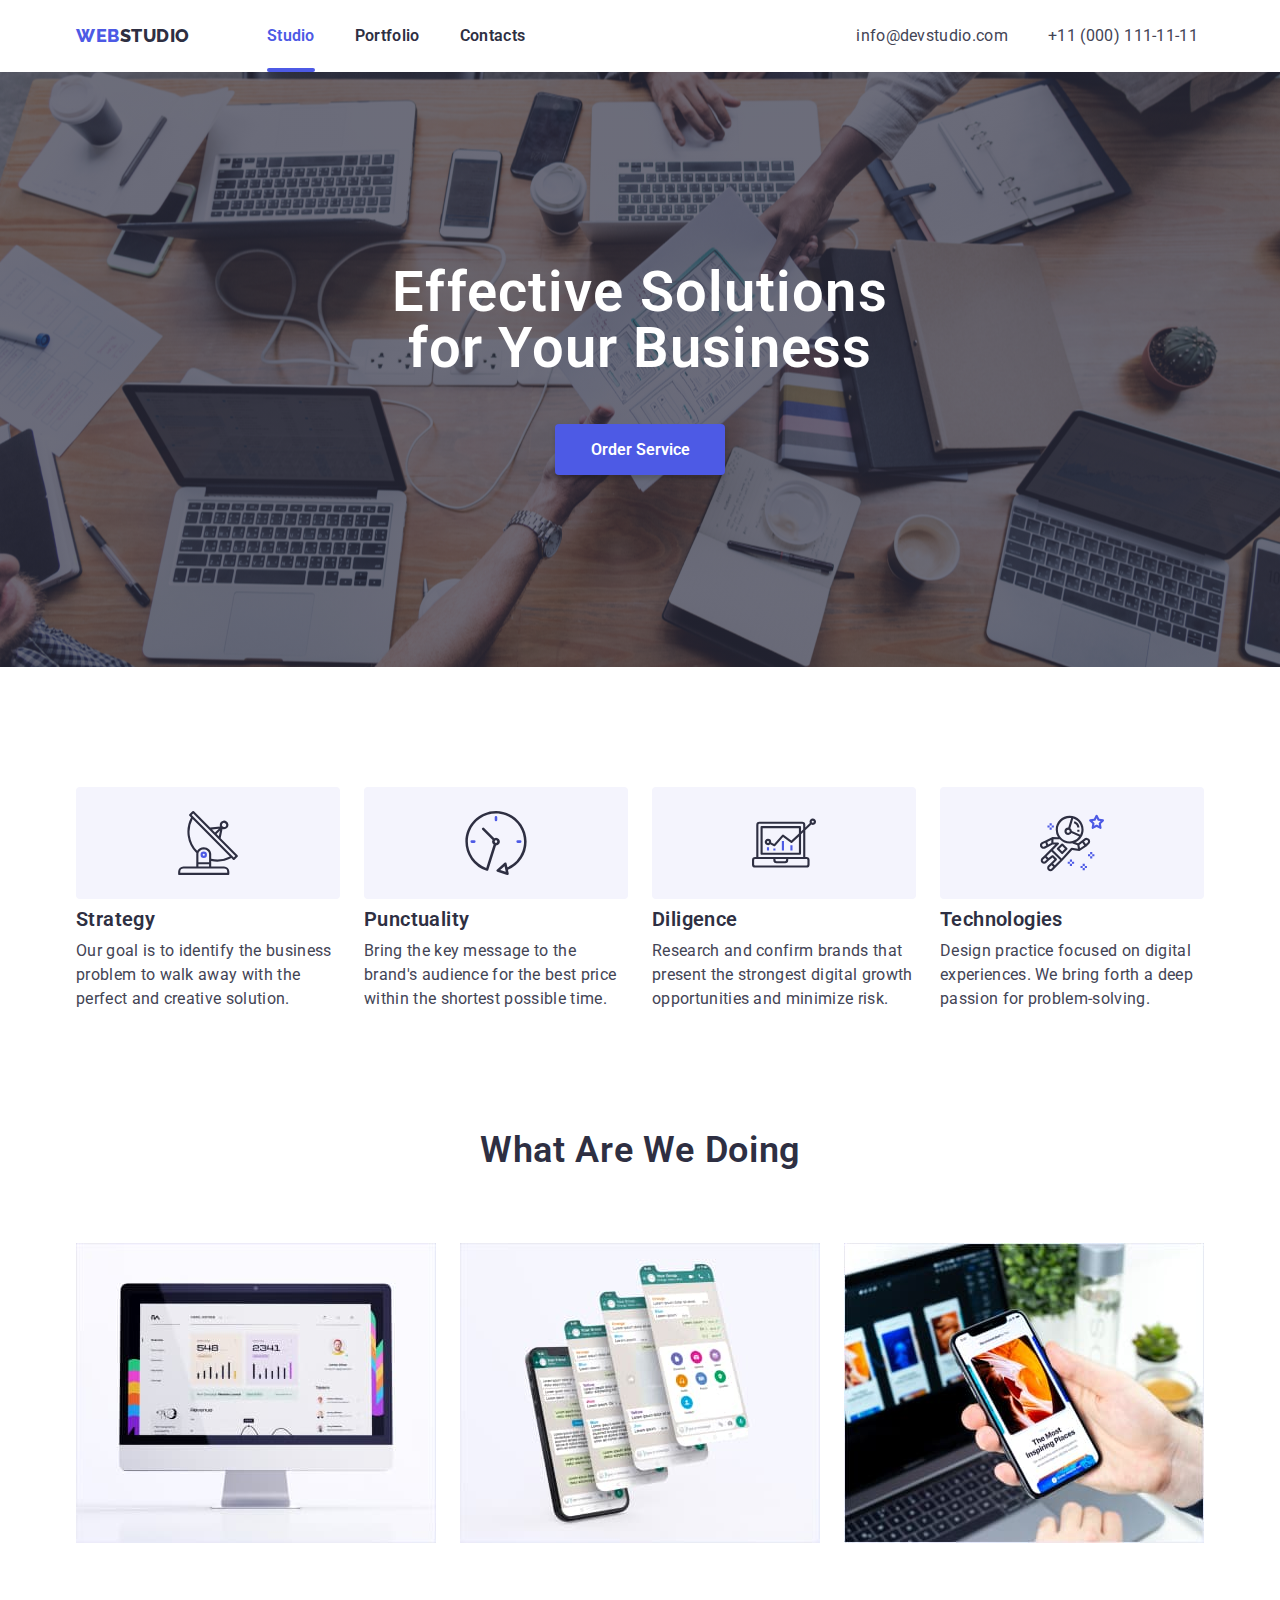
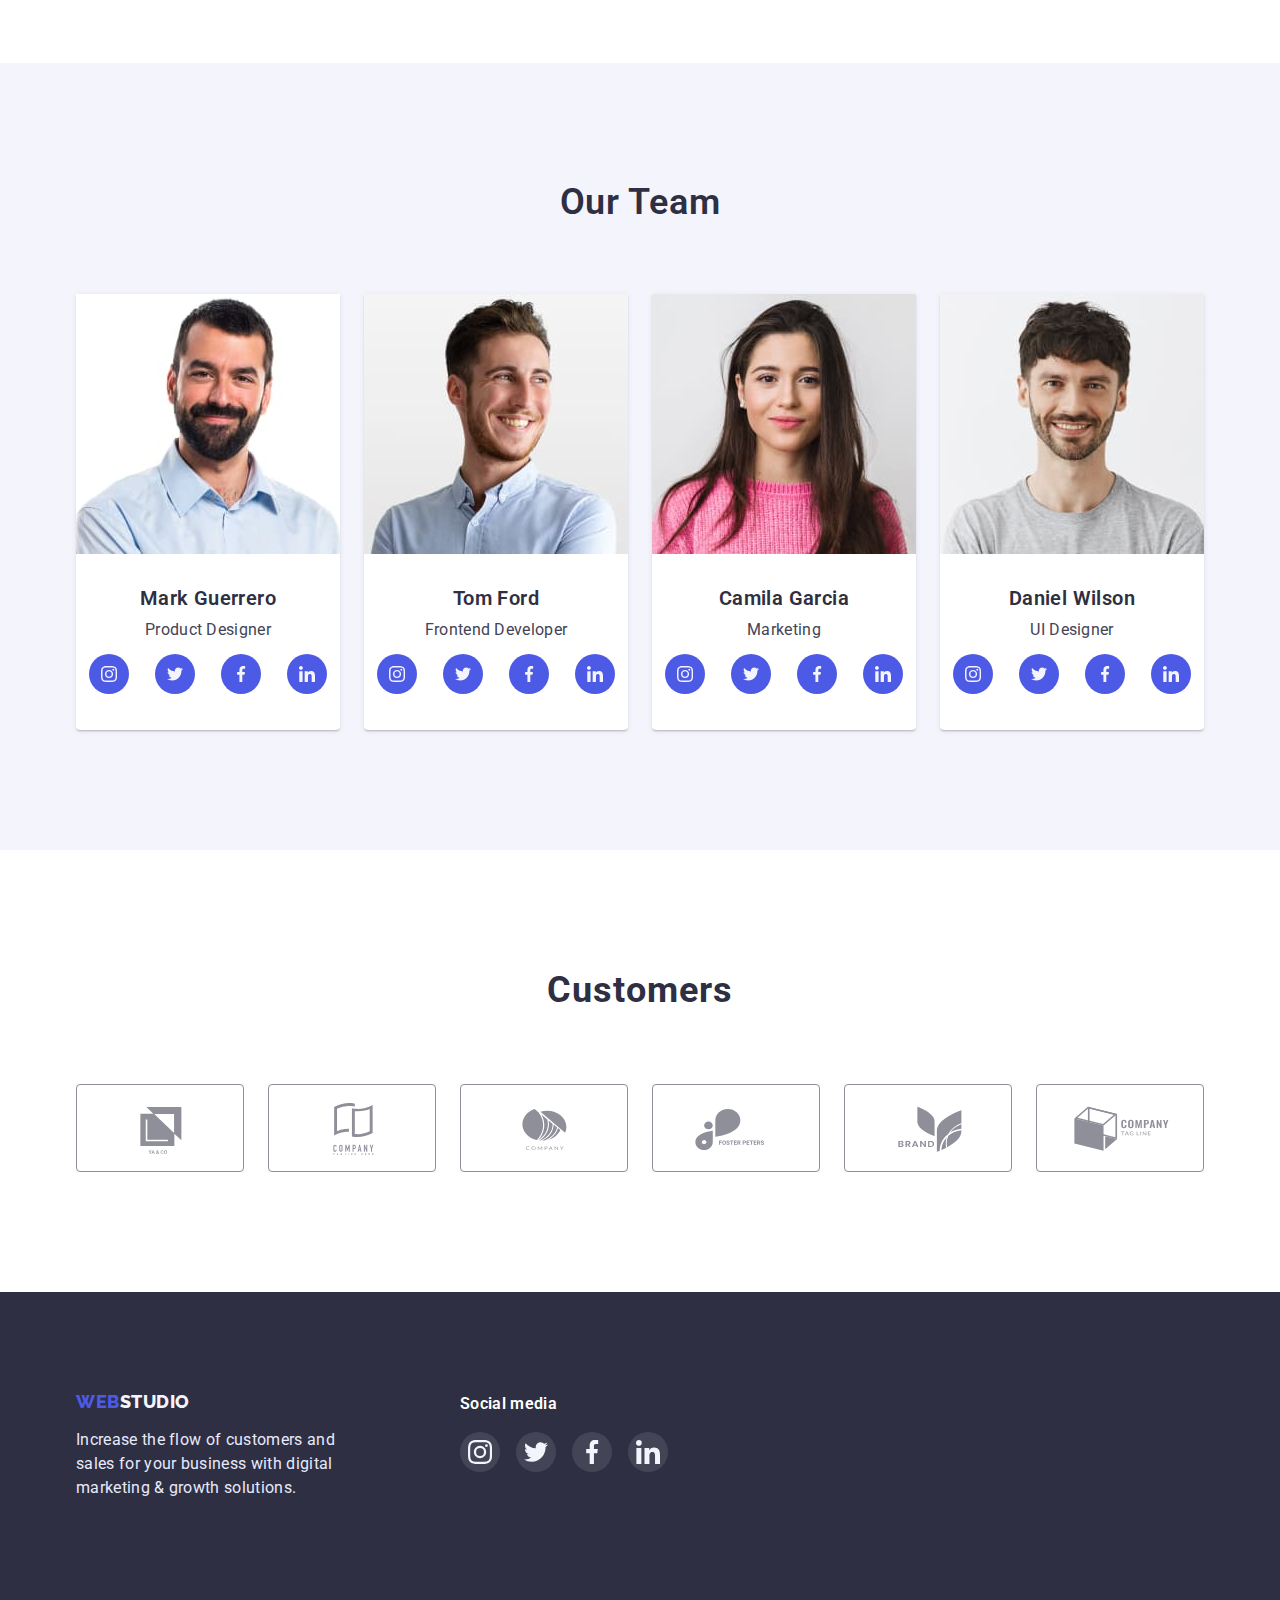
<file: index.html>
<!DOCTYPE html>
<html lang="en">
<head>
    <meta charset="UTF-8">
    <meta http-equiv="X-UA-Compatible" content="IE=edge">
    <meta name="viewport" content="width=
    , initial-scale=1.0">
    <link rel="preconnect" href="https://fonts.googleapis.com">
    <link rel="preconnect" href="https://fonts.gstatic.com" crossorigin>
    <link href="https://fonts.googleapis.com/css2?family=Raleway:wght@700&family=Roboto:wght@400;500;700;900&display=swap" rel="stylesheet">
    <link rel="stylesheet" href="https://cdnjs.cloudflare.com/ajax/libs/modern-normalize/1.0.0/modern-normalize.min.css"/>
    <link rel="stylesheet" href="./css/styles.css">
    <title>Студія</title>
    
</head>
<body>
    
    <header class="header">
        <div class="container header-container">
            
            <nav class="nav-buttons">            
                <a class="sitelink" href="./index.html"> <span class="sitelink2">web</span>studio</a>
                <ul class="header-buttons">
                    <li class="header-list-item"> <a class="headerlink current" href="./index.html">Studio</a></li>
                    <li class="header-list-item"> <a  class="headerlink" href="./portfolio.html">Portfolio</a></li>
                    <li class="header-list-item"> <a class="headerlink" href="">Contacts</a></li>
                </ul>
            </nav>
            <ul class="contacts">
                <li>                   
                    <a class="contactlink" href="mailto:info@devstudio.com">info@devstudio.com</a>
                </li>
                <li><a class="contactlink" href="tel:+110001111111">+11 (000) 111-11-11</a></li>
            </ul>
        </div>
    </header>    
    <main>
        <section class="section-hero">
            <div class="container container-hero">
                <h1 class="maintitle">Effective Solutions for Your Business </h1>
                <button class="midbutton" type="button" data-modal-open>Order Service</button>
            </div>  
        </section>                     
    
        <section class="section">
             <div class="container">
                <ul class="info-table">
                    <li class="info-item">
                        <div class="info-item-svg">
                            <svg width="64px" height="64px">
                                <use href="./images/icons.svg#icon-antenna-1" ></use>
                            </svg>
                        </div>
                        
                        <h3 class="info-item-title">Strategy</h3>
                        <p class="info-item-text">Our goal is to identify the business
                        problem to walk away with the perfect and creative solution. </p>
                    </li>
                    <li class="info-item">
                        <div class="info-item-svg">
                            <svg  width="64px" height="64px">
                                <use href="./images/icons.svg#icon-clock-1" ></use>
                            </svg>
                        </div>
                        
                        <h3 class="info-item-title">Punctuality</h3>
                        <p class="info-item-text">Bring the key message to the brand's audience for the best price within the shortest possible time.</p>
                    </li>
                    
                    <li class="info-item">
                        <div class="info-item-svg">
                            <svg  width="64px" height="64px">
                                <use href="./images/icons.svg#icon-diagram-1"  ></use>
                            </svg>
                        </div>
                        
                        <h3 class="info-item-title">Diligence</h3>
                        <p class="info-item-text">Research and confirm brands that present the strongest digital growth opportunities and minimize risk.</p>
                    </li>
                    <li class="info-item">
                        <div class="info-item-svg">
                            <svg width="64px" height="64px">
                                <use href="./images/icons.svg#icon-astronaut-1"></use>
                            </svg>
                        </div>
                        
                        <h3 class="info-item-title">Technologies</h3>
                        <p class="info-item-text">Design practice focused on digital experiences. We bring forth a deep passion for problem-solving.</p>
                    </li>
                </ul>
             </div>
        </section>

        <section class="section-img">
            <div class="container">
                <h2 class="imgtitle">What are we doing</h2>
                <ul class="table-img" >
                    <li class="work-img"><img src="./images/monitor.jpg" alt="monitor"  width="360"></li>
                    <li class="work-img"><img src="./images/mobile.jpg" alt="telephone with program" width="360"></li>
                    <li class="work-img"><img src="./images/mobilehand.jpg" alt="telephone in hand" width="360"></li>
                </ul>
            </div>
        </section>
    

        <section class="section-team">
            <div class="container team">
                <h2 class="teamtitle"> Our Team</h2>
                <ul class="team-list">
                    <li class="teambg"><img src="./images/img2.jpg" alt="photo a man" width="264">

                        <h3 class="teamname">Mark Guerrero</h3>
                        <p class="teamprofession">Product Designer</p>
                        <ul class="team-contact-icon-list">
                            <li class="team-contact-icon-item" >
                                <a href="" class="contact-icon-container">
                                    <svg width="16px" height="16px">
                                        <use href="./images/icons.svg#icon-instagram-2"></use>
                                    </svg>
                                </a>
                            </li>
                            <li class="team-contact-icon-item">
                                <a href="" class="contact-icon-container">
                                    <svg width="16px" height="16px">
                                        <use href="./images/icons.svg#icon-twitter-1"></use>
                                    </svg>
                                </a>
                            </li>
                            <li class="team-contact-icon-item">
                                <a href="" class="contact-icon-container">
                                    <svg width="16px" height="16px">
                                        <use href="./images/icons.svg#icon-facebook-1"></use>
                                    </svg>
                                </a>
                            </li>
                            <li class="team-contact-icon-item">
                                <a href="" class="contact-icon-container">
                                    <svg width="16px" height="16px">
                                        <use href="./images/icons.svg#icon-linkedin-1"></use>
                                    </svg>
                                </a>
                            </li>
                        </ul>
                    </li>
                    <li class="teambg"><img src="./images/img1.jpg" alt="photo a man" width="264">
                        <h3 class="teamname">Tom Ford</h3>
                        <p class="teamprofession">Frontend Developer</p>
                        <ul class="team-contact-icon-list">
                            <li class="team-contact-icon-item" >
                                <a href="" class="contact-icon-container">
                                    <svg width="16px" height="16px">
                                        <use href="./images/icons.svg#icon-instagram-2"></use>
                                    </svg>
                                </a>
                            </li>
                            <li class="team-contact-icon-item">
                                <a href="" class="contact-icon-container">
                                    <svg width="16px" height="16px">
                                        <use href="./images/icons.svg#icon-twitter-1"></use>
                                    </svg>
                                </a>
                            </li>
                            <li class="team-contact-icon-item">
                                <a href="" class="contact-icon-container">
                                    <svg width="16px" height="16px">
                                        <use href="./images/icons.svg#icon-facebook-1"></use>
                                    </svg>
                                </a>
                            </li>
                            <li class="team-contact-icon-item">
                                <a href="" class="contact-icon-container">
                                    <svg width="16px" height="16px">
                                        <use href="./images/icons.svg#icon-linkedin-1"></use>
                                    </svg>
                                </a>
                            </li>
                        </ul>
                    </li>
                    <li class="teambg"><img src="./images/img3.jpg" alt="photo a woman" width="264">
                        <h3 class="teamname">Camila Garcia</h3>
                        <p class="teamprofession">Marketing</p>
                        <ul class="team-contact-icon-list">
                            <li class="team-contact-icon-item" >
                                <a href="" class="contact-icon-container">
                                    <svg width="16px" height="16px">
                                        <use href="./images/icons.svg#icon-instagram-2"></use>
                                    </svg>
                                </a>
                            </li>
                            <li class="team-contact-icon-item">
                                <a href="" class="contact-icon-container">
                                    <svg width="16px" height="16px">
                                        <use href="./images/icons.svg#icon-twitter-1"></use>
                                    </svg>
                                </a>
                            </li>
                            <li class="team-contact-icon-item">
                                <a href="" class="contact-icon-container">
                                    <svg width="16px" height="16px">
                                        <use href="./images/icons.svg#icon-facebook-1"></use>
                                    </svg>
                                </a>
                            </li>
                            <li class="team-contact-icon-item">
                                <a href="" class="contact-icon-container">
                                    <svg width="16px" height="16px">
                                        <use href="./images/icons.svg#icon-linkedin-1"></use>
                                    </svg>
                                </a>
                            </li>
                        </ul>
                    </li>
                    <li class="teambg"><img src="./images/img4.jpg" alt="photo a man" width="264">
                        <h3 class="teamname">Daniel Wilson</h3>
                        <p class="teamprofession">UI Designer</p>
                        <ul class="team-contact-icon-list">
                            <li class="team-contact-icon-item" >
                                <a href="" class="contact-icon-container">
                                    <svg width="16px" height="16px">
                                        <use href="./images/icons.svg#icon-instagram-2"></use>
                                    </svg>
                                </a>
                            </li>
                            <li class="team-contact-icon-item">
                                <a href="" class="contact-icon-container">
                                    <svg width="16px" height="16px">
                                        <use href="./images/icons.svg#icon-twitter-1"></use>
                                    </svg>
                                </a>
                            </li>
                            <li class="team-contact-icon-item">
                                <a href="" class="contact-icon-container">
                                    <svg width="16px" height="16px">
                                        <use href="./images/icons.svg#icon-facebook-1"></use>
                                    </svg>
                                </a>
                            </li>
                            <li class="team-contact-icon-item">
                                <a href="" class="contact-icon-container">
                                    <svg width="16px" height="16px">
                                        <use href="./images/icons.svg#icon-linkedin-1"></use>
                                    </svg>
                                </a>
                            </li>
                        </ul>
                    </li>
                </ul>
            </div>
        </section>
        <section class="section-customers">
            <div class="container">
                <h2 class="customers-header">Customers</h2>
                <ul class="customers-list">
                    <li class="customers-item">
                        <a class="customers-link" href="">
                            <svg width="104px" height="56px">
                                <use href="./images/icons.svg#icon-Logo"></use>
                            </svg>
                        </a>
                        
                    </li>
                    <li class="customers-item">
                        <a href="" class="customers-link">
                            <svg width="104px" height="56px">
                                <use href="./images/icons.svg#icon-Logo-1"></use>
                            </svg>
                        </a>
                        
                    </li>
                    <li class="customers-item">
                        <a href="" class="customers-link">
                            <svg width="104px" height="56px">
                                <use href="./images/icons.svg#icon-Logo-2"></use>
                            </svg>
                        </a>
                        
                    </li>
                    <li class="customers-item">
                        <a href="" class="customers-link">
                            <svg width="104px" height="56px">
                                <use href="./images/icons.svg#icon-Logo-3"></use>
                            </svg>
                        </a>
                        
                    </li>
                    <li class="customers-item">
                        <a href="" class="customers-link">
                            <svg width="104px" height="56px">
                                <use href="./images/icons.svg#icon-Logo-4"></use>
                            </svg>
                        </a>
                        
                    </li>
                    <li class="customers-item">
                        <a href="" class="customers-link">
                            <svg width="104px" height="56px">
                                <use href="./images/icons.svg#icon-Logo-5"></use>
                            </svg>
                        </a>
                        
                    </li>
                </ul>
            </div>
        </section>
    </main>

    
    <footer class="footer">
        <div class="container container-footer">
            <div class="footer-info-1">
                <a class="sitelinkfooter" href="./index.html"> <span class="sitelinkfooterweb">WEB</span>STUDIO</a>
                <p class="footertext">Increase the flow of customers and sales for your business with digital marketing & growth solutions.</p>
            </div>
            <div class="footer-info-2">
                <h3 class="footer-header">Social media</h3>
                <ul class="footer-contact-list">
                    <li>
                        <a href="" class="footer-contact-container">
                            <svg width="24px" height="24px">
                                <use href="./images/icons.svg#icon-instagram-2"></use>
                            </svg>
                        </a>
                        
                    </li>
                    <li>
                        <a href="" class="footer-contact-container">
                            <svg width="24px" height="24px">
                                <use href="./images/icons.svg#icon-twitter-1"></use>
                            </svg>
                        </a>
                    </li>
                    <li>
                        <a href="" class="footer-contact-container">
                            <svg width="24px" height="24px">
                                <use href="./images/icons.svg#icon-facebook-1"></use>
                            </svg>
                        </a>
                    </li>
                    <li>
                        <a href="" class="footer-contact-container">
                            <svg width="24px" height="24px">
                                <use href="./images/icons.svg#icon-linkedin-1"></use>
                            </svg>
                        </a>
                    </li>
                </ul>
            </div>
        </div>
    </footer>
    <div class="backdrop is-hidden" data-modal >
        <div class="modal">
            <button type="button" class="buttom-close" data-modal-close>
                <svg width="8px" height="8px">
                    <use href="./images/symbol-defs.svg#icon-Vector-1"></use>
                </svg>
            </button type="button">
        </div>
    </div>   
    <script src="./modal.js"></script>     
</body>
</html>
</file>
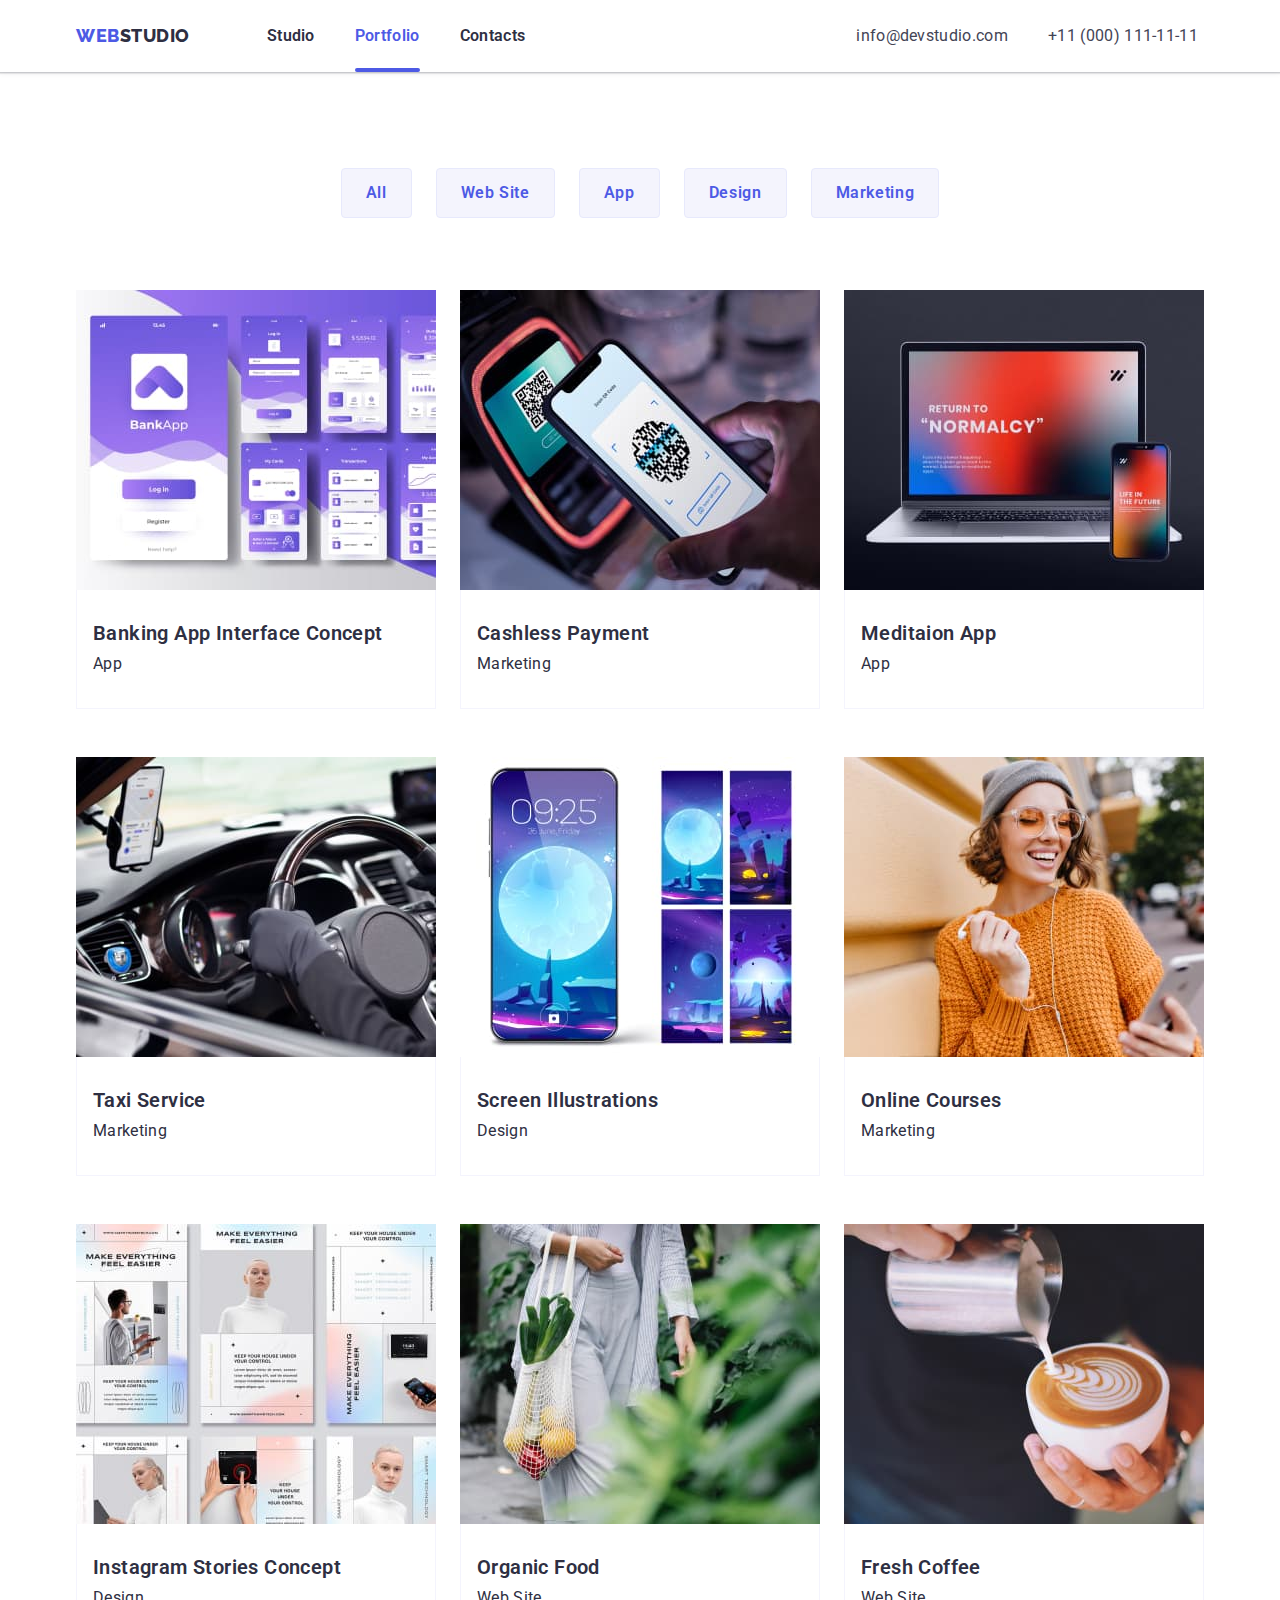
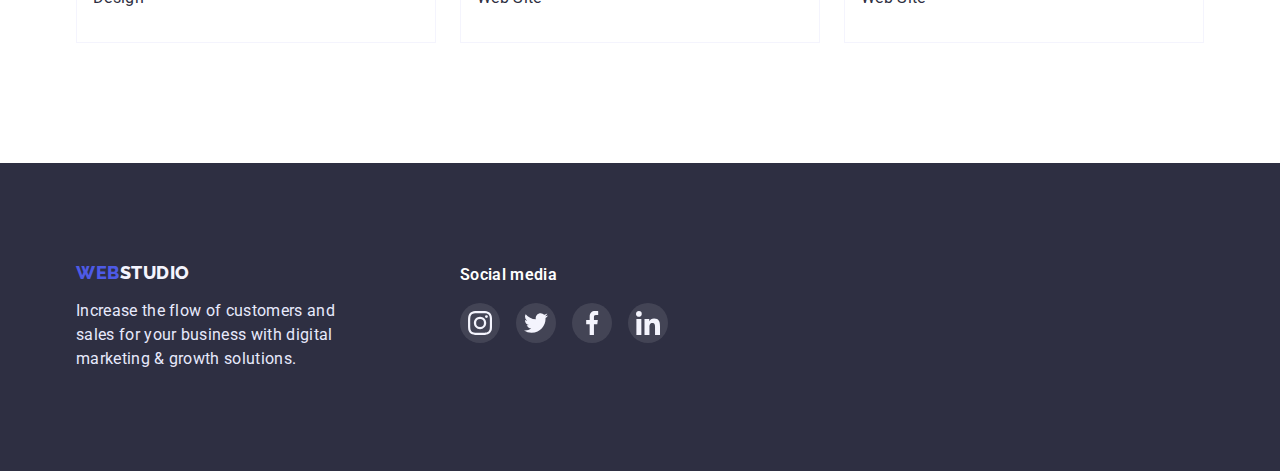
<file: portfolio.html>
<!DOCTYPE html>
<html lang="en">
<head>
    <meta charset="UTF-8">
    <meta http-equiv="X-UA-Compatible" content="IE=edge">
    <meta name="viewport" content="width=
    , initial-scale=1.0">
    <link rel="preconnect" href="https://fonts.googleapis.com">
    <link rel="preconnect" href="https://fonts.gstatic.com" crossorigin>
    <link rel="stylesheet" href="https://cdnjs.cloudflare.com/ajax/libs/modern-normalize/1.0.0/modern-normalize.min.css"/>
    <link href="https://fonts.googleapis.com/css2?family=Raleway:wght@700&family=Roboto:wght@400;500;700;900&display=swap" rel="stylesheet">
    <link rel="stylesheet" href="./css/styles.css">    
    <title>Портфоліо</title>
    
</head>
<body>
    <header class="header">
        <div class="container header-container">
            <nav class="nav-buttons">            
                <a class="sitelink" href="./index.html"> <span class="sitelink2">web</span>studio</a>
                <ul class="header-buttons">
                    <li class="header-list-item"> <a class="headerlink" href="./index.html">Studio</a></li>
                    <li class="header-list-item"> <a  class="headerlink current" href="./portfolio.html">Portfolio</a></li>
                    <li class="header-list-item"> <a class="headerlink" href="">Contacts</a></li>
                </ul>
            </nav>
            <ul class="contacts">
                <li><a class="contactlink" href="mailto:info@devstudio.com">info@devstudio.com</a></li>
                <li><a class="contactlink" href="tel:+110001111111">+11 (000) 111-11-11</a></li>
            </ul>
        </div>
    </header>     
    <main>
        <section class="section-portfolio">
            <div class="container">
                <ul class="buttons-list">
                    <li><button class="buttonnavigations all" type="button">All</button> </li>
                    <li><button class="buttonnavigations web" type="button">Web Site</button></li>
                    <li><button class="buttonnavigations app" type="button">App</button></li>
                    <li><button class="buttonnavigations design" type="button">Design</button></li>
                    <li><button class="buttonnavigations marketing" type="button">Marketing</button></li>
                </ul>
                <ul class="workshop-list">
                    <li class="workshop-item"> 
                        <a class="workshop-link" href="">
                        <div class="animation-img">
                                <img src="./images/img5.jpg" alt="page of site" width="360">
                            <div class="animation-container">
                                <p class="animation-text">14 Stylish and User-Friendly App Design Concepts · Task Manager App · Calorie Tracker App · Exotic Fruit Ecommerce App · Cloud Storage App</p>
                            </div>
                        </div>
                        <div class="workshop-text-container">
                            <h3 class="studiotitle">Banking App Interface Concept</h3>
                            <p class="studiotext">App</p>
                        </div>
                        </a>
                    </li>
                    <li class="workshop-item">
                        <a class="workshop-link" href="">
                            <div class="animation-img">
                                <img src="./images/img6.jpg" alt="purple background" width="360" >
                                <div class="animation-container">
                                    <p class="animation-text">14 Stylish and User-Friendly App Design Concepts · Task Manager App · Calorie Tracker App · Exotic Fruit Ecommerce App · Cloud Storage App</p>
                                </div>               
                            </div>
                            <div class="workshop-text-container">
                                <h3 class="studiotitle">Cashless Payment</h3>
                                <p class="studiotext">Marketing</p>
                            </div>
                        </a>
                    </li>
                    <li class="workshop-item">
                        <a class="workshop-link" href="">
                            <div class="animation-img">
                                <img src="./images/img7.jpg" alt="notebook with telephone" width="360">
                                <div class="animation-container">
                                    <p class="animation-text">14 Stylish and User-Friendly App Design Concepts · Task Manager App · Calorie Tracker App · Exotic Fruit Ecommerce App · Cloud Storage App</p>
                                </div>
                            </div>
                            <div class="workshop-text-container">
                                <h3 class="studiotitle">Meditaion App</h3>
                                <p class="studiotext">App</p>
                            </div>
                        </a>
                    </li>
                    <li class="workshop-item">
                        <a class="workshop-link" href="">
                            <div class="animation-img">
                                <img src="./images/img8.jpg" alt="car steering wheel" width="360">
                                <div class="animation-container">
                                    <p class="animation-text">14 Stylish and User-Friendly App Design Concepts · Task Manager App · Calorie Tracker App · Exotic Fruit Ecommerce App · Cloud Storage App</p>
                                </div>
                            </div>
                            <div class="workshop-text-container">
                                <h3 class="studiotitle">Taxi Service</h3>
                                <p class="studiotext">Marketing</p>
                            </div>
                        </a>
                    </li>
                    <li class="workshop-item">
                        <a class="workshop-link" href="">
                            <div class="animation-img">
                                <img src="./images/img9.jpg" alt="telephone" width="360">
                                <div class="animation-container">
                                    <p class="animation-text">14 Stylish and User-Friendly App Design Concepts · Task Manager App · Calorie Tracker App · Exotic Fruit Ecommerce App · Cloud Storage App</p>
                                </div>
                            </div>
                            <div class="workshop-text-container">
                                <h3 class="studiotitle">Screen Illustrations</h3>
                                <p class="studiotext">Design</p>
                            </div>
                        </a>
                    </li>
                    <li class="workshop-item">
                        <a class="workshop-link" href="">
                            <div class="animation-img">
                                <img src="./images/img10.jpg" alt="girl with haedphones" width="360">
                                <div class="animation-container">
                                    <p class="animation-text">14 Stylish and User-Friendly App Design Concepts · Task Manager App · Calorie Tracker App · Exotic Fruit Ecommerce App · Cloud Storage App</p>
                                </div>
                            </div>
                            <div class="workshop-text-container">
                                <h3 class="studiotitle">Online Courses</h3>
                                <p class="studiotext">Marketing</p>
                            </div>
                        </a>
                    </li>
                    <li class="workshop-item">
                        <a class="workshop-link" href="">
                            <div class="animation-img">
                                <img src="./images/img11.jpg" alt="page of site " width="360">
                                <div class="animation-container">
                                    <p class="animation-text">14 Stylish and User-Friendly App Design Concepts · Task Manager App · Calorie Tracker App · Exotic Fruit Ecommerce App · Cloud Storage App</p>
                                </div>
                            </div>
                            <div class="workshop-text-container">
                                <h3 class="studiotitle">Instagram Stories Concept</h3>
                                <p class="studiotext">Design</p>
                            </div>
                        </a>
                    </li>
                    <li class="workshop-item">
                        <a class="workshop-link" href="">
                            <div class="animation-img">
                                <img src="./images/img12.jpg" alt="girl with fruits" width="360">
                                <div class="animation-container">
                                    <p class="animation-text">14 Stylish and User-Friendly App Design Concepts · Task Manager App · Calorie Tracker App · Exotic Fruit Ecommerce App · Cloud Storage App</p>
                                </div>
                            </div>
                            <div class="workshop-text-container" >
                                <h3 class="studiotitle">Organic Food</h3>
                                <p class="studiotext">Web Site</p>
                            </div>
                        </a>
                    </li>
                    <li class="workshop-item">
                        <a class="workshop-link" href="">
                            <div class="animation-img">
                                <img src="./images/img13.jpg" alt="coffe" width="360">
                                <div class="animation-container">
                                    <p class="animation-text">14 Stylish and User-Friendly App Design Concepts · Task Manager App · Calorie Tracker App · Exotic Fruit Ecommerce App · Cloud Storage App</p>
                                </div>
                            </div>
                            <div class="workshop-text-container">
                                <h3 class="studiotitle">Fresh Coffee</h3>
                                <p class="studiotext">Web Site</p>
                            </div>
                        </a>
                    </li>
                </ul>
            </div>
        </section>
    </main>

    
    <footer class="footer">
        <div class="container container-footer">
            <div class="footer-info-1">
                <a class="sitelinkfooter" href="./index.html"> <span class="sitelinkfooterweb">WEB</span>STUDIO</a>
                <p class="footertext">Increase the flow of customers and sales for your business with digital marketing & growth solutions.</p>
            </div>
            <div class="footer-info-2">
                <h3 class="footer-header">Social media</h3>
                <ul class="footer-contact-list">
                    <li>
                        <a href="" class="footer-contact-container">
                            <svg width="24px" height="24px">
                                <use href="./images/icons.svg#icon-instagram-2"></use>
                            </svg>
                        </a>
                        
                    </li>
                    <li>
                        <a href="" class="footer-contact-container">
                            <svg width="24px" height="24px">
                                <use href="./images/icons.svg#icon-twitter-1"></use>
                            </svg>
                        </a>
                    </li>
                    <li>
                        <a href="" class="footer-contact-container">
                            <svg width="24px" height="24px">
                                <use href="./images/icons.svg#icon-facebook-1"></use>
                            </svg>
                        </a>
                    </li>
                    <li>
                        <a href="" class="footer-contact-container">
                            <svg width="24px" height="24px">
                                <use href="./images/icons.svg#icon-linkedin-1"></use>
                            </svg>
                        </a>
                    </li>
                </ul>
            </div>
        </div>
    </footer> 
   
</body>
</html>
</file>
<file: css/styles.css>
body {
    font-family: 'Raleway', sans-serif;
    font-family: 'Roboto', sans-serif;
    color: var(--slate);
}
:root {
    --iris:#4D5AE5;
    --navy-blue:#2E2F42;
    --green:#31D0AA;
    --slate:#434455;
    --light-slate:#8E8F99;
    --cornflower:#E7E9FC;
    --cloud:#F4F4FD;
}
p,
h1,
h2,
h3,
h4,
h5,
h6{
    margin:0
}
ul{
    list-style: none;
    margin: 0;
    padding: 0;
}
.container {
    width: 1158px;
    margin: 0 auto;
    padding-left: 15px;
    padding-right: 15px;
}
img{
    display: block;
}
.header {
    
    background: #FFFFFF;
    box-shadow: 0px 2px 1px rgba(46, 47, 66, 0.08), 0px 1px 1px rgba(46, 47, 66, 0.16), 0px 1px 6px rgba(46, 47, 66, 0.08);
}

.header-container {
    
    display: flex;
}

.nav-buttons {
    display: flex;
}

.sitelink {
    
    font-family: 'Raleway';
    font-style: normal;
    font-weight: 800;
    font-size: 18px;
    line-height: 1.3;
    display: flex;
    align-items: center;
    letter-spacing: 0.03em;
    text-transform: uppercase;
    color: var(--navy-blue);
    text-decoration: none;

}
.sitelink2 {
    font-family: 'Raleway';
    font-style: normal;
    font-weight: 800;
    font-size: 18px;
    line-height: 1.3;   
    display: flex;
    
    letter-spacing: 0.03em;
    text-transform: uppercase;
    color: var(--iris);
    text-decoration: none;
}
.header-buttons {
    display: flex;
    margin-left: 77px;
    gap: 40px;
    
}

.headerlink {
    position: relative;
    display: block;
    padding-bottom: 24px;
    padding-top: 24px;
    font-weight: 600;
    font-size: 16px;
    line-height: 1.5;
    color: var(--navy-blue);
    letter-spacing: 0.02em;
    text-decoration: none;
    transition: color 250ms cubic-bezier(0.4, 0, 0.2, 1);
}

.current {
    color: var(--iris);
}

.current::after {
    position: absolute;
    content: '';
    bottom: 0;
    left: 0;
    display: block;
    width: 100%;
    height: 4px;
    background-color: var(--iris);
    border-radius: 2px;
}

.headerlink:hover, .headerlink:focus {
    color: var(--slate);   
}

.contacts {
    display: flex;
    align-items: center;
    margin-left: 331px;
    gap: 40px;   
}

.contactlink {
    
    font-weight: 400;
    font-size: 16px;
    line-height: 1.5;
    color: var(--slate);
    letter-spacing: 0.02em;
    text-decoration: none;
    transition: color 250ms cubic-bezier(0.4, 0, 0.2, 1);
}
.contactlink:hover, .contactlink:focus {
    font-weight: 400;
    font-size: 16px;
    line-height: 1.5;
    letter-spacing: 0.02em;
    color: var(--iris);
}

.section-hero {
    background-image: linear-gradient(to right, RGBA(46,47,66,0.7), 
    RGBA(46,47,66,0.7)), 
    url(../images/peopleoffice1.jpg);
    margin: 0 auto;
    max-width: 1440px;
    background-size:auto;
    background-position: 50% 50%;
    background-repeat: no-repeat;            
    padding-top: 192px;
    padding-bottom: 192px;
}
.container-hero {  
    display: flex;
    flex-direction: column;
    align-items: center;
}
.maintitle {
    width: 500px;
    margin-bottom: 48px;
    font-weight: 600;
    font-size: 56px;
    line-height: 1;
    text-align: center;
    letter-spacing: 0.02em;
    color: #FFFFFF;
}
.midbutton {   
    align-items: center;
    font-family: 'Roboto';
    width: 170px;
    height: 51px;
    left: 20px;
    top: 20px;
    background: var(--iris);
    box-shadow: 0px 4px 4px rgba(0, 0, 0, 0.15);
    border-radius: 4px;
    font-weight: 600;
    font-size: 16px;
    line-height: 1.1;
    color: #FFFFFF;
    cursor: pointer;
    border-color: transparent;
    transition: background-color 250ms cubic-bezier(0.4, 0, 0.2, 1);
    
}
.midbutton:hover, .midbutton:focus {   
    background-color: #404BBF;
}
.section {
    padding-top: 120px;   
}
.info-table {
    display: flex;
    gap: 24px;   
}
.info-item {
    width: 264px;
}
.info-item-svg {
    background-color: var(--cloud);
    width: 264px;
    height: 112px;
    border-radius: 4px;
    margin-bottom: 8px;   
    display: flex;
    justify-content: center;
    align-items: center;
}

.info-item-title {
    margin-bottom: 8px;
    font-weight: 600;
    font-size: 20px;
    line-height: 1.2;
    letter-spacing: 0.02em;
    color: var(--navy-blue);
}
.info-item-text {
    font-weight: 400;
    font-size: 16px;
    line-height: 1.5;
    letter-spacing: 0.02em;
    color: var(--slate);
}

.imgtitle {
    font-weight: 600;
    font-size: 36px;
    line-height: 1.1;
    text-align: center;
    letter-spacing: 0.02em;
    text-transform: capitalize;
    color: var(--navy-blue);
    text-decoration: none;
}

.section-img {
    padding-top: 120px;
    padding-bottom: 120px;
}

.table-img {
    margin-top: 72px;
    display: flex;
    gap:24px;    
}

.section-team {
    padding-bottom: 120px;
    padding-top: 120px;
    background: var(--cloud);   
}

.teambg {
    background-color: #ffffff;
    border-radius: 0px 0px 4px 4px;
    box-shadow: 0px 1px 6px rgba(46, 47, 66, 0.08), 0px 1px 1px rgba(46, 47, 66, 0.16), 0px 2px 1px rgba(46, 47, 66, 0.08);
}

.teamtitle {   
    font-weight: 600;
    font-size: 36px;
    line-height: 1.1;
    text-align: center;
    letter-spacing: 0.02em;
    text-transform: capitalize;
    color: var(--navy-blue);
}

.team-list {
    display: flex;
    margin-top:72px;
    justify-content: center;
    gap: 24px;
}

.teamname {
    margin-top: 32px;
    text-align: center;
    letter-spacing: 0.02em;
    font-weight: 600;
    font-size: 20px;
    line-height: 1.2;
    letter-spacing: 0.02em;
    color: var(--navy-blue);
}

.teamprofession {
    margin-bottom: 12px;
    margin-top: 8px;
    text-align: center;
    letter-spacing: 0.02em;
    font-weight: 400;
    font-size: 16px;
    line-height: 1.5;
    letter-spacing: 0.02em;
    color: var(--slate);
}

.contact-icon-container{
    width: 40px;
    height: 40px;
    border-radius: 50%;
    background-color: var(--iris);
    display: flex;
    justify-content: center;
    align-items: center;
    cursor: pointer;
    transition: background-color 250ms cubic-bezier(0.4, 0, 0.2, 1);
}

.contact-icon-container:hover,
.contact-icon-container:focus {
    background-color: var(--green);
}

.team-contact-icon-list {
    display: flex;
    justify-content: space-around;
    margin-bottom: 36px;
}

.team-contact-icon-item {
    display: flex;
    justify-content: center;
    align-items: center;    
}

.section-customers {
    padding-top: 120px;
    padding-bottom: 120px;
}

.customers-header {
    font-weight: 700;
    font-size: 36px;
    line-height: 1.16;
    text-align: center;
    letter-spacing: 0.03em;
    color: var(--navy-blue);
    margin-bottom: 72px;
}

.customers-list {
    display: flex;
    justify-content: center;
    gap: 24px;
}

.customers-item {
    display: flex;
    justify-content: center;
    align-items: center;   
}

.customers-link {
    display: flex;
    justify-content: center;
    align-items: center;
    border: 1px solid var(--light-slate);
    border-radius: 4px;
    width: 168px;
    height: 88px;
    cursor: pointer;
    fill: #8E8F99;
    transition: fill 250ms cubic-bezier(0.4, 0, 0.2, 1), border-color 250ms cubic-bezier(0.4, 0, 0.2, 1);
}

.customers-link:hover,
.customers-link:focus{
    fill: var(--iris);
    border-color: var(--iris);
}

.footer {
    background: var(--navy-blue);      
    padding-top:100px ;
    padding-bottom:100px ; 
}

.container-footer {
    display: flex;
}

.footertext {
    margin-top: 16px;
    width: 264px;
    font-weight: 400;
    font-size: 16px;
    line-height: 1.5;
    letter-spacing: 0.02em;
    color: var(--cornflower);
}

.footer-info-2 {
   margin-left: 120px; 
}

.footer-contact-list {
    display: flex;
    gap: 16px;
}

.footer-contact-container {
    width: 40px;
    height: 40px;
    border-radius: 50%;
    background: rgba(255, 255, 255, 0.1);
    display: flex;
    justify-content: center;
    align-items: center;
    cursor: pointer;
    transition: background-color 250ms cubic-bezier(0.4, 0, 0.2, 1);  
}

.footer-contact-container:hover,
.footer-contact-container:focus {
    background-color:var(--green);
}

.footer-header {
    font-weight: 600;
    font-size: 16px;
    line-height: 24px;
    letter-spacing: 0.02em;
    color: #FFFFFF;
    margin-bottom: 16px;
}

.sitelinkfooter {
    font-family: 'Raleway', sans-serif;;
    font-style: normal;
    font-weight: 800;
    font-size: 18px;
    line-height: 1.1;
    display: flex;
    align-items: center;
    letter-spacing: 0.03em;
    text-transform: uppercase;
    color: var(--cloud);
    text-decoration: none;
}

.sitelinkfooterweb {
    font-family: 'Raleway', sans-serif;;
    font-style: normal;
    font-weight: 800;
    font-size: 18px;
    line-height: 1.1;
    display: flex;
    align-items: center;
    letter-spacing: 0.03em;
    text-transform: uppercase;
    color: var(--iris);
}

.section-portfolio {
    padding-top: 96px;
    padding-bottom: 120px;
}

.buttons-list {
    display: flex;
    justify-content: center;
    gap: 24px;
}

.buttonnavigations {
    padding: 12px 24px;
    font-family: 'Roboto';
    box-sizing: border-box;
    display: flex;
    flex-direction: row;
    justify-content: center;
    align-items: center;    
    background: var(--cloud);
    border: 1px solid var(--cornflower);
    border-radius: 4px;
    font-weight: 600;
    font-size: 16px;
    line-height: 1.5;   
    display: flex;
    align-items: center;
    text-align: center;
    letter-spacing: 0.04em;   
    color: var(--iris);
    cursor: pointer;
    transition: background-color 250ms cubic-bezier(0.4, 0, 0.2, 1), color 250ms cubic-bezier(0.4, 0, 0.2, 1), box-shadow 250ms cubic-bezier(0.4, 0, 0.2, 1);
}

.buttonnavigations:hover, 
.buttonnavigations:focus {
    background-color: var(--iris);
    color: white;
    box-shadow: 0px 3px 1px rgba(0, 0, 0, 0.1), 0px 2px 1px rgba(0, 0, 0, 0.08), 0px 2px 2px rgba(0, 0, 0, 0.12);
}

.workshop-list {
    display: flex;
    flex-wrap: wrap;    
    margin-top: 72px;   
}

.workshop-item {
    margin-bottom: 48px;
    margin-right: 24px; 
     
}

.workshop-link:hover .workshop-text-container {    
    box-shadow: 0px 1px 6px rgba(46, 47, 66, 0.08);
}

.workshop-item:nth-child(3n + 3) {
    margin-right: 0;   
}

.workshop-item:nth-last-child(-n + 3) {
    margin-bottom: 0;    
}

.workshop-text-container {
    border: 0.5px solid #f4f4fd;
    border-top: none;
    padding: 32px 16px;  
    transition: box-shadow 250ms cubic-bezier(0.4, 0, 0.2, 1);  
}
.animation-img {
    position: relative;
    overflow: hidden; 
}
.animation-container {
    position: absolute;
    content: '';
    top:0;
    left:0;
    display: inline-block;
    width: 100%;
    height: 100%;
    background-color: rgb(77, 90, 229, 0.5);
    transform: translateY(100%);
    transition: transform 250ms cubic-bezier(0.4, 0, 0.2, 1);
}

.workshop-link:hover .animation-container,
.workshop-link:focus .animation-container {
    transform: translateY(0);
}

.animation-text {
    position: absolute;
    font-weight: 400;
    font-size: 16px;
    line-height: 1.5;
    letter-spacing: 0.02em;
    color: var(--cloud);
    margin: 40px 32px 164px 32px;
    
}

.studiotitle {
    font-weight: 600;
    font-size: 20px;
    line-height: 1.1;
    letter-spacing: 0.02em;
    color: var(--navy-blue);    
}

.studiotext {
    margin-top: 8px;
    font-weight: 400;
    font-size: 16px;
    line-height: 1.5;
    letter-spacing: 0.02em;
    color: var(--navy-blue);    
}

a{
    text-decoration: none;
}

ul {
    list-style-type: none;
}

.backdrop {
    position: fixed;
    top:0;
    left:0;
    width: 100%;
    height: 100%;
    background-color: rgba(0, 0, 0, 0.5);

    opacity: 1;
    transition: opacity 250ms cubic-bezier(0.4, 0, 0.2, 1);
}

.backdrop.is-hidden {
    opacity: 0;
    pointer-events: none;
}

.backdrop.is-hidden .modal {
    transform: scale(0.9) translate(-50%, -50%);

}

.modal {
    position: absolute;
    top:50%;
    left:50%;
    transform: translate(-50%, -50%) scale(1);
    min-height: 576px;
    min-width: 408px;
    background-color: #FCFCFC;
    transition: transform 250ms cubic-bezier(0.4, 0, 0.2, 1);
}

.buttom-close {
    position: absolute;
    top:24px;
    right: 24px;
    display: flex;
    justify-content: center;
    align-items: center;
    width: 24px;
    height: 24px;
    background-color: var(--cornflower);
    border: 1px solid rgba(0, 0, 0, 0.1);
    border-radius: 50%;
    cursor: pointer;
    transition: box-shadow 250ms cubic-bezier(0.4, 0, 0.2, 1);
}

.buttom-close:hover,
.buttom-close:focus {
    border: 1px solid rgb(0 0 0 / 0);
    box-shadow: 0px 1px 6px rgba(46, 47, 66, 0.08), 0px 1px 1px rgba(46, 47, 66, 0.16), 0px 2px 1px rgba(46, 47, 66, 0.08);
}
</file>
